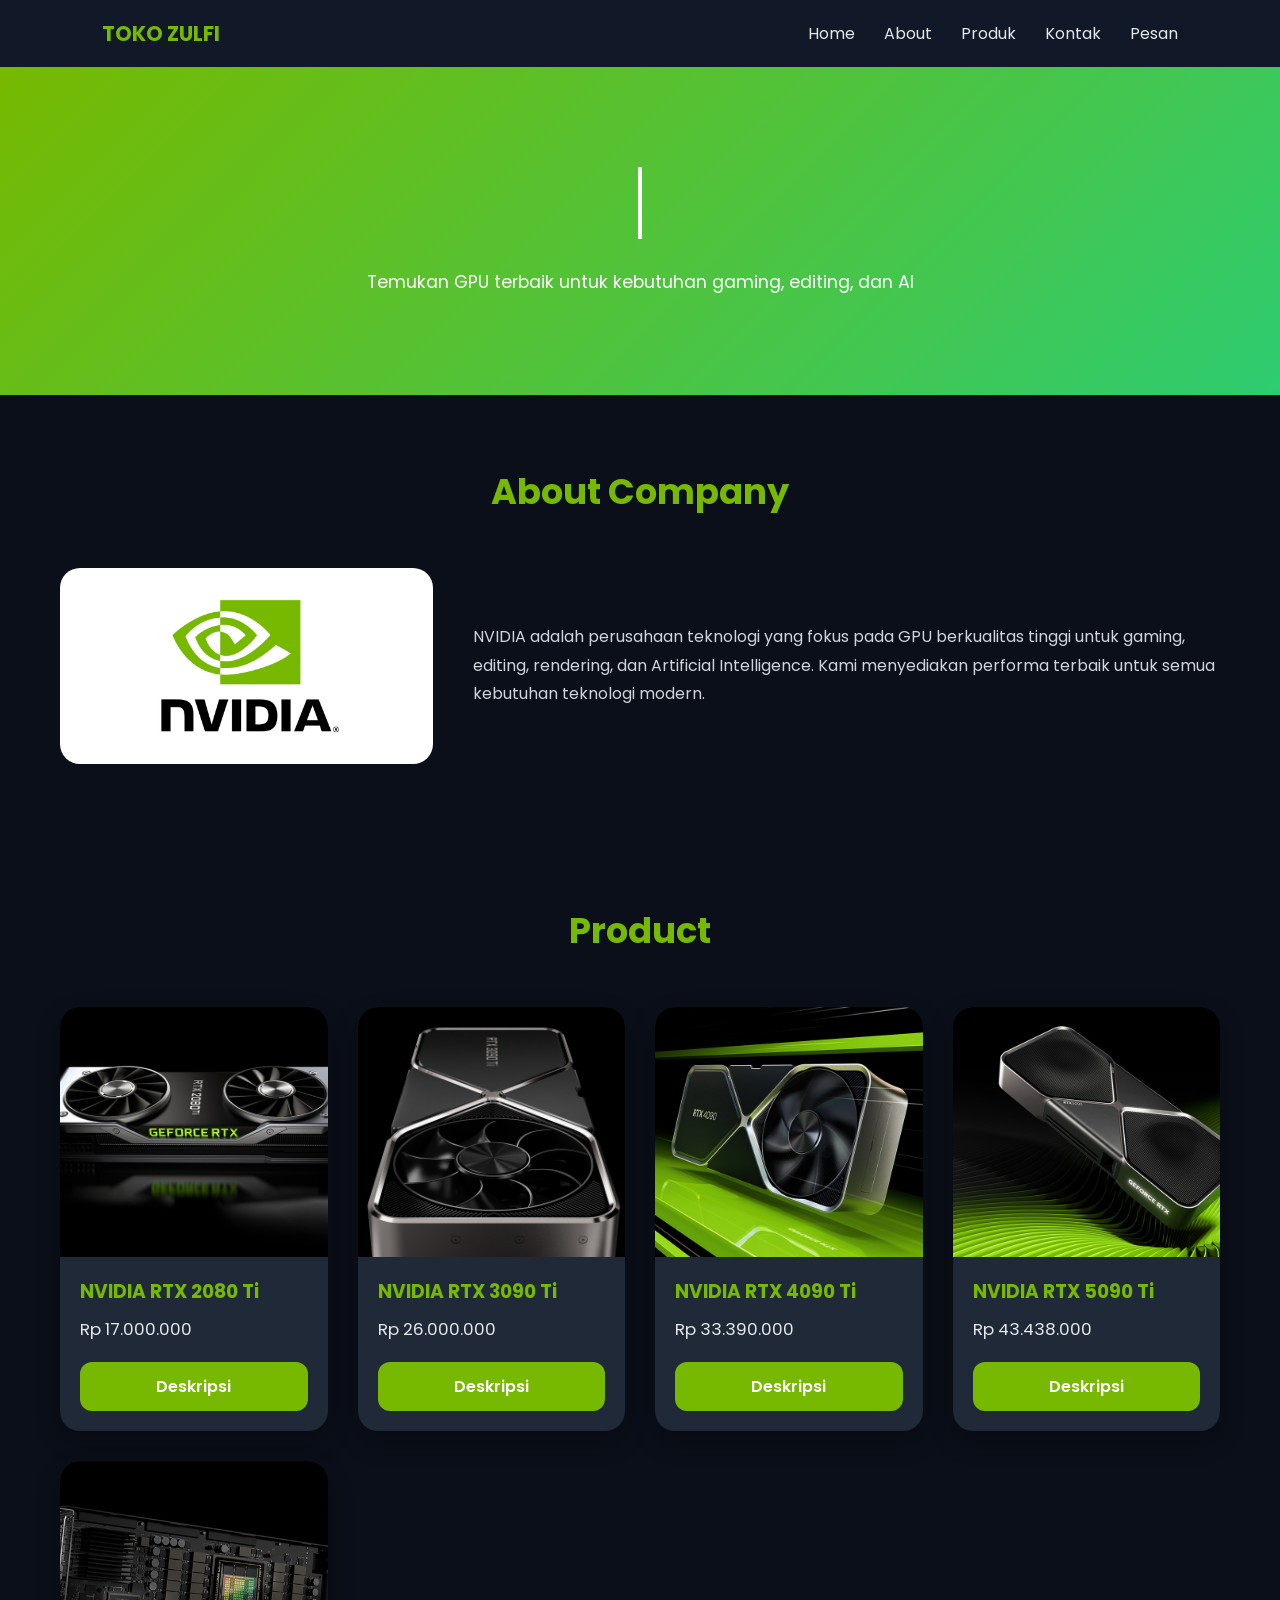
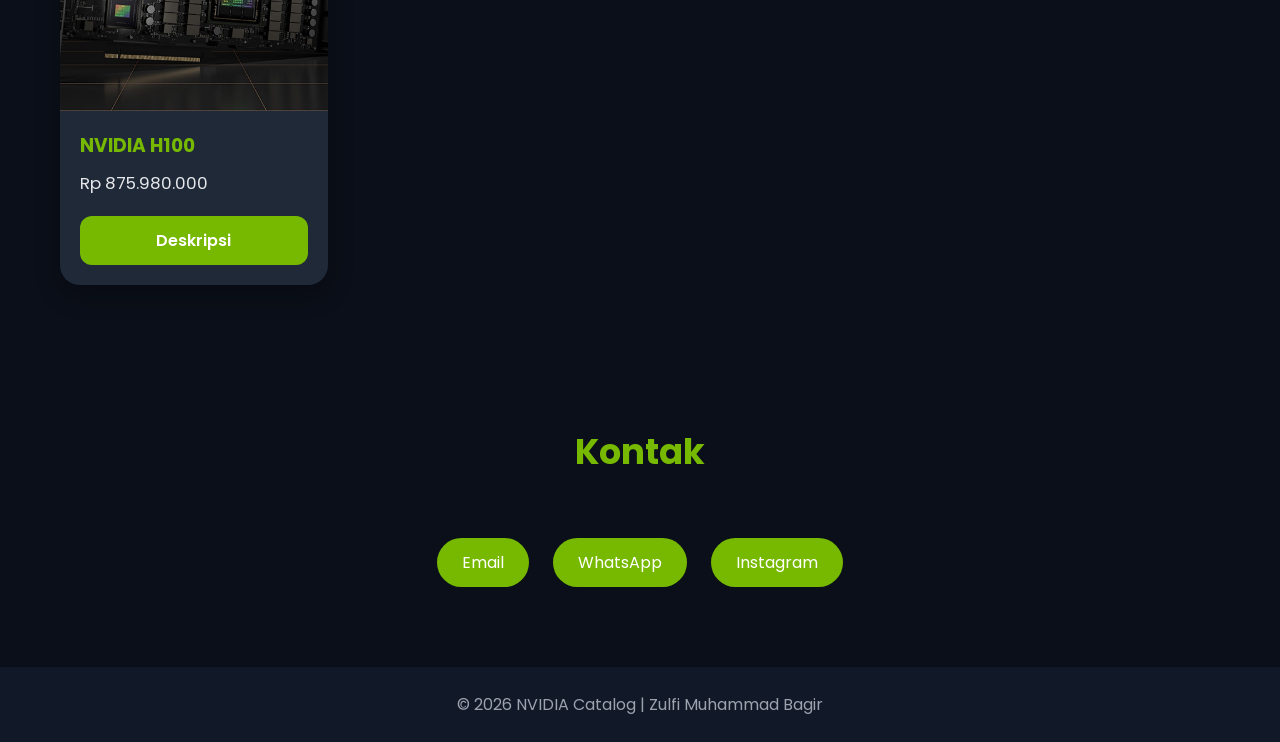
<file: index.html>
<!DOCTYPE html>
<html lang="id">
<head>
    <meta charset="UTF-8">
    <meta name="viewport" content="width=device-width, initial-scale=1.0">
    <title>NVIDIA | Katalog Produk</title>
    <link href="https://fonts.googleapis.com/css2?family=Poppins:wght@300;400;500;600;700&display=swap" rel="stylesheet">
    <link rel="stylesheet" href="style/style.css">
</head>
<body>

<!-- NAVBAR -->
<nav>
    <div class="logo">TOKO ZULFI</div>

    <div class="nav-links">
        <a href="#home">Home</a>
        <a href="#about">About</a>
        <a href="#products">Produk</a>
        <a href="#contact">Kontak</a>
        <a href="pesan.html">Pesan</a>
    </div>
</nav>

<!-- HEADER -->
<header id="home">
    <h1><span id="judul">NVIDIA GPU PRODUCT</span></h1>
    <p>Temukan GPU terbaik untuk kebutuhan gaming, editing, dan AI</p>
</header>

<!-- ABOUT -->
<section id="about">
    <h2>About Company</h2>

    <div class="about">
        <img src="../media/Logo.jpg" alt="Logo NVIDIA">

        <p>
            NVIDIA adalah perusahaan teknologi yang fokus pada GPU berkualitas tinggi
            untuk gaming, editing, rendering, dan Artificial Intelligence.
            Kami menyediakan performa terbaik untuk semua kebutuhan teknologi modern.
        </p>
    </div>
</section>

<!-- PRODUCT -->
<section id="products">
    <h2>Product</h2>

    <div class="product-grid">

        <div class="card">
            <img src="../media/2080 Ti.jpg" alt="RTX 2080 Ti">

            <div class="card-content">
                <h3>NVIDIA RTX 2080 Ti</h3>
                <p class="price">Rp 17.000.000</p>

                <a href="/deskripsi/rtx-2080-ti.html" class="buy-btn">
                    Deskripsi
                </a>
            </div>
        </div>

        <div class="card">
            <img src="../media/3090 Ti.jpg" alt="RTX 3090 Ti">

            <div class="card-content">
                <h3>NVIDIA RTX 3090 Ti</h3>
                <p class="price">Rp 26.000.000</p>

                <a href="/deskripsi/rtx-3090-ti.html" class="buy-btn">
                    Deskripsi
                </a>
            </div>
        </div>

        <div class="card">
            <img src="../media/4090 Ti.jpg" alt="RTX 4090 Ti">

            <div class="card-content">
                <h3>NVIDIA RTX 4090 Ti</h3>
                <p class="price">Rp 33.390.000</p>

                <a href="/deskripsi/rtx-4090-ti.html" class="buy-btn">
                    Deskripsi
                </a>
            </div>
        </div>

        <div class="card">
            <img src="../media/5090 Ti.jpg" alt="RTX 5090 Ti">

            <div class="card-content">
                <h3>NVIDIA RTX 5090 Ti</h3>
                <p class="price">Rp 43.438.000</p>

                <a href="/deskripsi/rtx-5090-ti.html" class="buy-btn">
                    Deskripsi
                </a>
            </div>
        </div>

        <div class="card">
            <img src="../media/H100.jpg" alt="NVIDIA H100">

            <div class="card-content">
                <h3>NVIDIA H100</h3>
                <p class="price">Rp 875.980.000</p>

                <a href="/deskripsi/h-100.html" class="buy-btn">
                    Deskripsi
                </a>
            </div>
        </div>

    </div>
</section>

<!-- CONTACT -->
<section id="contact">
    <h2>Kontak</h2>

    <div class="contact">
        <a href="#">Email</a>
        <a href="#">WhatsApp</a>
        <a href="#">Instagram</a>
    </div>
</section>

<!-- FOOTER -->
<footer>
    <p>© 2026 NVIDIA Catalog | Zulfi Muhammad Bagir</p>
</footer>

</body>
</html>
</file>
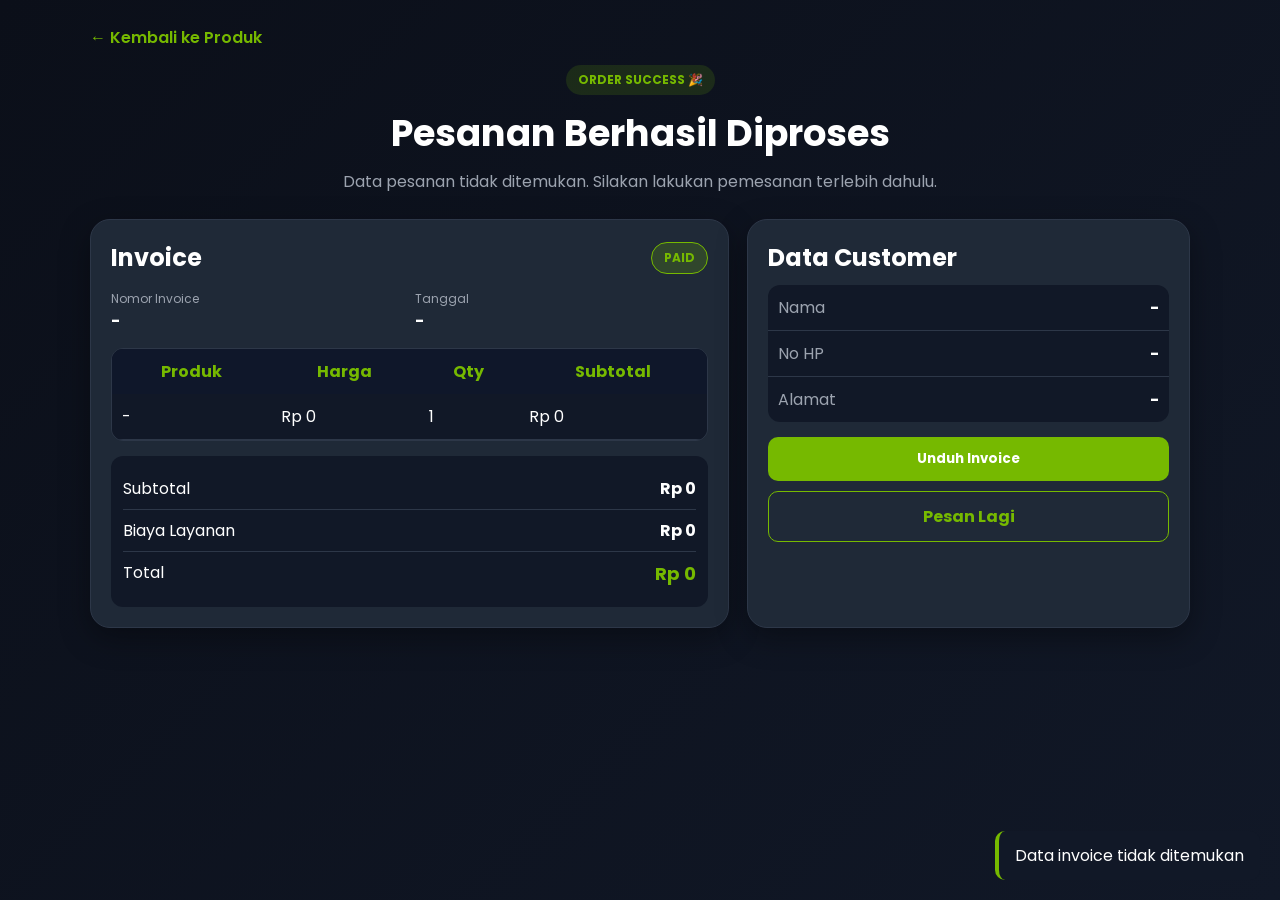
<file: invoice.html>
<!DOCTYPE html>
<html lang="id">
<head>
  <meta charset="UTF-8" />
  <meta name="viewport" content="width=device-width, initial-scale=1.0" />
  <title>Invoice | NVIDIA Store</title>
  <link href="https://fonts.googleapis.com/css2?family=Poppins:wght@300;400;500;600;700&display=swap" rel="stylesheet">
  <link rel="stylesheet" href="../style/invoice.css">
</head>

<body>

  <main class="container">

    <a href="/index.html" class="back">← Kembali ke Produk</a>

    <header class="hero">
      <p class="tag">ORDER SUCCESS 🎉</p>
      <h1>Pesanan Berhasil Diproses</h1>
      <p class="subtitle" id="thanksMessage">
        Terima kasih telah berbelanja di NVIDIA Store
      </p>
    </header>

    <section class="invoice-layout">

      <!-- INVOICE -->
      <article class="invoice-card">

        <div class="invoice-head">
          <h2>Invoice</h2>
          <span class="status">PAID</span>
        </div>

        <div class="meta-grid">
          <div>
            <p class="meta-label">Nomor Invoice</p>
            <strong id="invId">-</strong>
          </div>

          <div>
            <p class="meta-label">Tanggal</p>
            <strong id="invDate">-</strong>
          </div>
        </div>

        <div class="table-wrap">
          <table>
            <thead>
              <tr>
                <th>Produk</th>
                <th>Harga</th>
                <th>Qty</th>
                <th>Subtotal</th>
              </tr>
            </thead>

            <tbody>
              <tr>
                <td id="pName">-</td>
                <td id="pPrice">Rp 0</td>
                <td id="pQty">1</td>
                <td id="pSub">Rp 0</td>
              </tr>
            </tbody>
          </table>
        </div>

        <div class="totals">
          <div><span>Subtotal</span><strong id="tSub">Rp 0</strong></div>
          <div><span>Biaya Layanan</span><strong id="tFee">Rp 0</strong></div>
          <div class="grand"><span>Total</span><strong id="tGrand">Rp 0</strong></div>
        </div>

      </article>

      <!-- CUSTOMER -->
      <aside class="customer-card">

        <h2>Data Customer</h2>

        <div class="customer-list">
          <div><span>Nama</span><strong id="cNama">-</strong></div>
          <div><span>No HP</span><strong id="cHp">-</strong></div>
          <div><span>Alamat</span><strong id="cAlamat">-</strong></div>
        </div>

        <div class="actions">
          <button id="downloadBtn" class="btn btn-primary">Unduh Invoice</button>
          <a href="/pesan.html" class="btn btn-secondary">Pesan Lagi</a>
        </div>

      </aside>

    </section>

  </main>

  <div id="toast" class="toast"></div>

  <script src="script/Invoice.js" defer></script>

</body>
</html>
</file>
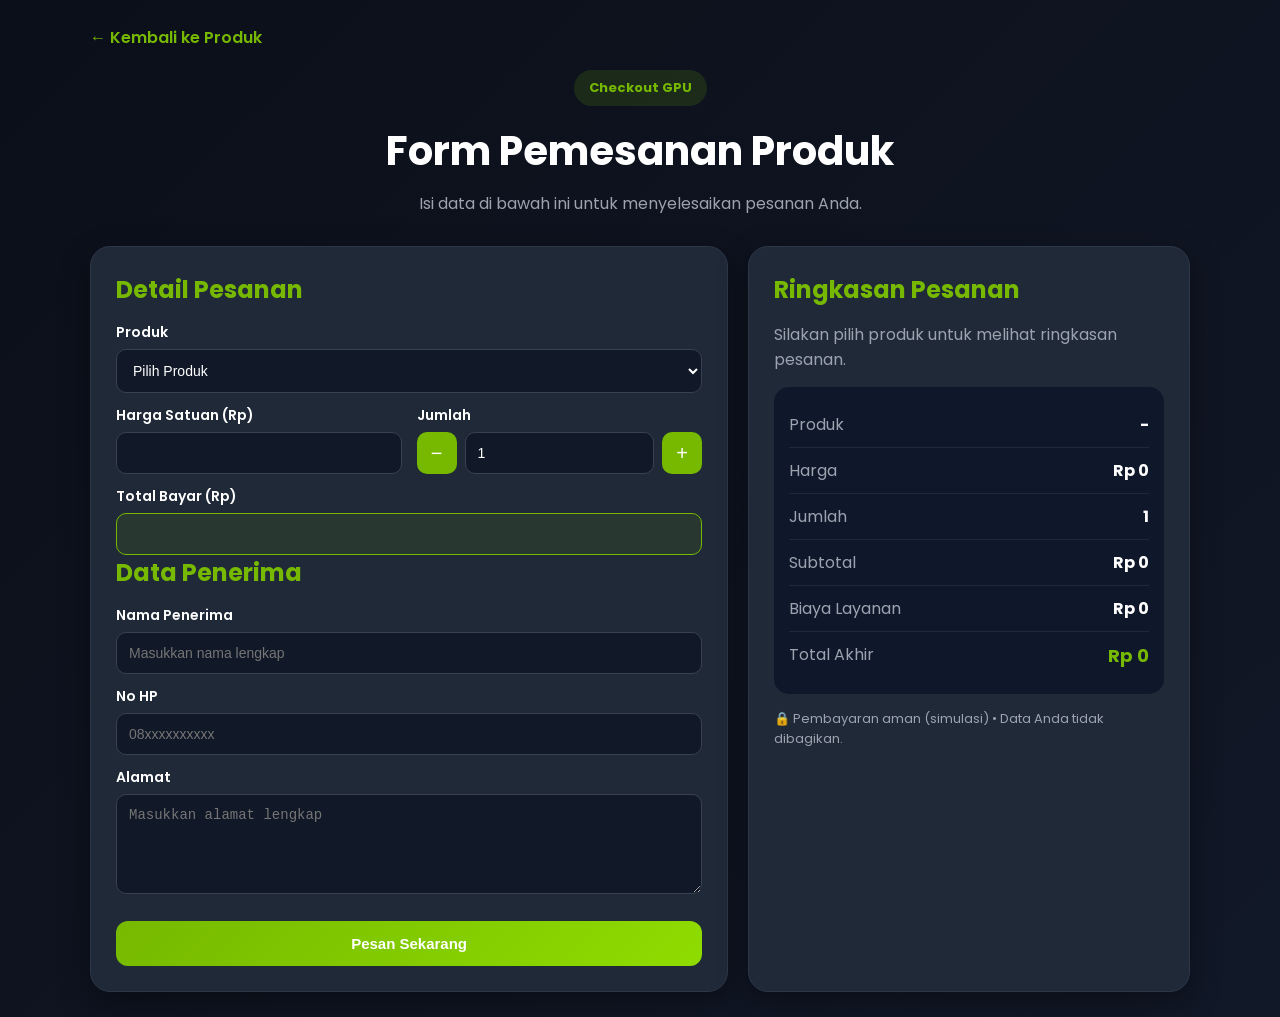
<file: pesan.html>
<!DOCTYPE html>
<html lang="id">
<head>
  <meta charset="UTF-8" />
  <meta name="viewport" content="width=device-width, initial-scale=1.0" />
  <title>Pesan Produk NVIDIA GPU</title>
  <link href="https://fonts.googleapis.com/css2?family=Poppins:wght@300;400;600;700&display=swap" rel="stylesheet">
  <link rel="stylesheet" href="style/pesan.css" />
</head>
<body>
  <main class="container">
    <a href="/index.html" class="back">← Kembali ke Produk</a>

    <header class="hero">
      <p class="tag">Checkout GPU</p>
      <h1>Form Pemesanan Produk</h1>
      <p class="subtitle">Isi data di bawah ini untuk menyelesaikan pesanan Anda.</p>
    </header>
    
    <section class="order-layout">
      <form id="orderForm" class="form-card" action="/invoice.html" method="get">
        <h2>Detail Pesanan</h2>

        <label for="produk">Produk</label>
        <select id="produk" name="produk" required>
          <option value="">Pilih Produk</option>
          <option value="17000000" data-name="NVDIA 2080 Ti">NVDIA 2080 Ti</option>
          <option value="26000000" data-name="NVDIA 3090 Ti">NVDIA 3090 Ti</option>
          <option value="33390000" data-name="NVDIA 4090 Ti">NVDIA 4090 Ti</option>
          <option value="43438000" data-name="NVDIA 5090 Ti">NVDIA 5090 Ti</option>
          <option value="875980000" data-name="NVDIA H100">NVDIA H100</option>
        </select>

        <div class="grid-2">
          <div>
            <label for="harga">Harga Satuan (Rp)</label>
            <input type="text" id="harga" readonly />
          </div>
          <div>
            <label for="jumlah">Jumlah</label>
            <div class="qty-wrap">
              <button type="button" id="qtyMinus" class="qty-btn" aria-label="Kurangi jumlah"> − </button>
              <input type="number" id="jumlah" value="1" min="1" required />
              <button type="button" id="qtyPlus" class="qty-btn" aria-label="Tambah jumlah"> + </button>
            </div>
          </div>
        </div>

        <label for="total">Total Bayar (Rp)</label>
        <input type="text" id="total" readonly class="total-input" />

        <h2 class="section-title">Data Penerima</h2>

        <label for="nama">Nama Penerima</label>
        <input id="nama" type="text" placeholder="Masukkan nama lengkap" required />

        <label for="nohp">No HP</label>
        <input id="nohp" type="text" placeholder="08xxxxxxxxxx" required />

        <label for="alamat">Alamat</label>
        <textarea id="alamat" placeholder="Masukkan alamat lengkap" required></textarea>

        <button type="submit" class="submit-btn">Pesan Sekarang</button>
      </form>

      <aside class="summary-card" id="summary">
        <h2>Ringkasan Pesanan</h2>
        <p id="summaryText" class="summary-text">Silakan pilih produk untuk melihat ringkasan pesanan.</p>

        <div class="summary-list">
          <div><span>Produk</span><strong id="sProduk">-</strong></div>
          <div><span>Harga</span><strong id="sHarga">Rp 0</strong></div>
          <div><span>Jumlah</span><strong id="sJumlah">1</strong></div>
          <div><span>Subtotal</span><strong id="sSubtotal">Rp 0</strong></div>
          <div><span>Biaya Layanan</span><strong id="sFee">Rp 12.000</strong></div>
          <div class="grand-total"><span>Total Akhir</span><strong id="sGrandTotal">Rp 12.000</strong></div>
        </div>

        <p class="secure-note">🔒 Pembayaran aman (simulasi) • Data Anda tidak dibagikan.</p>
      </aside>
    </section>
  </main>

  <div id="toast" class="toast" role="status" aria-live="polite"></div>

  <script src="../script/pesan.js" defer></script>
</body>
</html>
</file>
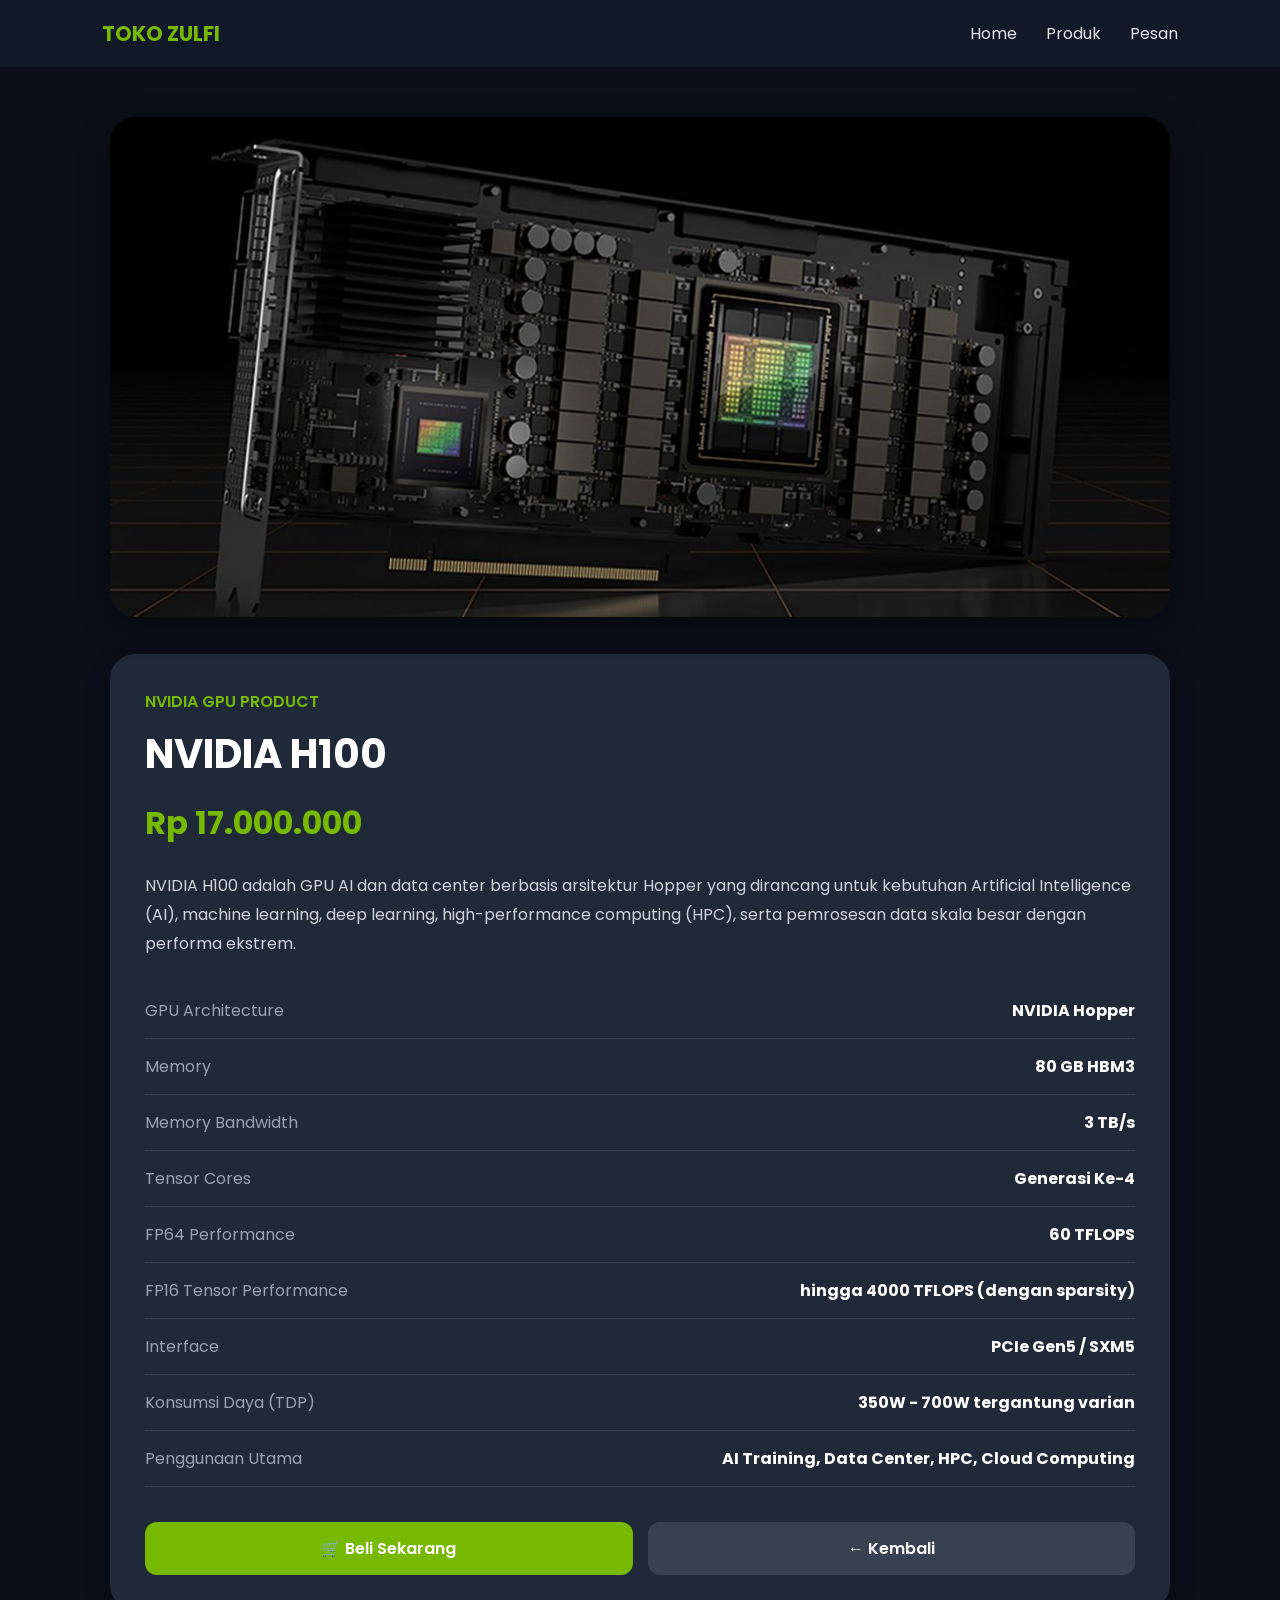
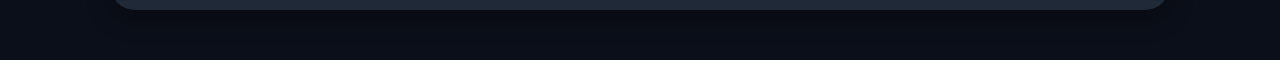
<file: deskripsi/h-100.html>
<!DOCTYPE html>
<html lang="id">
<head>
    <meta charset="UTF-8">
    <meta name="viewport" content="width=device-width, initial-scale=1.0">
    <title>NVIDIA H100 | Detail Produk</title>
    <!-- FONT -->
    <link href="https://fonts.googleapis.com/css2?family=Poppins:wght@300;400;500;600;700&display=swap" rel="stylesheet">
    <!-- CSS -->
    <link rel="stylesheet" href="../deskripsi/detail.css">
</head>
<body>

    <!-- NAVBAR -->
    <nav>
        <div class="logo">TOKO ZULFI</div>

        <div class="nav-links">
            <a href="/index.html">Home</a>
            <a href="/index.html">Produk</a>
            <a href="/pesan.html">Pesan</a>
        </div>
    </nav>

    <!-- DETAIL PRODUK -->
    <section class="detail-container">

        <!-- FOTO DI ATAS -->
        <div class="image-box">
            <img src="../media/H100.jpg" alt="NVIDIA H100 Ti">
        </div>

        <!-- DESKRIPSI -->
        <div class="detail-box">

            <p class="category">NVIDIA GPU PRODUCT</p>

            <h1>NVIDIA H100</h1>

            <h2 class="price">Rp 17.000.000</h2>

            <div class="info">
                <p>
                      NVIDIA H100 adalah GPU AI dan data center berbasis arsitektur Hopper
                     yang dirancang untuk kebutuhan Artificial Intelligence (AI),
                      machine learning, deep learning, high-performance computing (HPC),
                     serta pemrosesan data skala besar dengan performa ekstrem.
                </p>

            <div class="spec">
                <span>GPU Architecture</span>
                <strong>NVIDIA Hopper</strong>
            </div>

            <div class="spec">
                <span>Memory</span>
                <strong>80 GB HBM3</strong>
            </div>

            <div class="spec">
               <span>Memory Bandwidth</span>
               <strong>3 TB/s</strong>
            </div>

            <div class="spec">
                <span>Tensor Cores</span>
                <strong>Generasi Ke-4</strong>
            </div>

            <div class="spec">
              <span>FP64 Performance</span>
               <strong>60 TFLOPS</strong>
            </div>

            <div class="spec">
                <span>FP16 Tensor Performance</span>
                <strong>hingga 4000 TFLOPS (dengan sparsity)</strong>
            </div>

            <div class="spec">
                <span>Interface</span>
                <strong>PCIe Gen5 / SXM5</strong>
            </div>

            <div class="spec">
               <span>Konsumsi Daya (TDP)</span>
               <strong>350W - 700W tergantung varian</strong>
            </div>

            <div class="spec">
               <span>Penggunaan Utama</span>
               <strong>AI Training, Data Center, HPC, Cloud Computing</strong>
            </div>
            </div>

            <!-- BUTTON -->
            <div class="buttons">
                <a href="../pesan.html" class="buy-btn">
                    🛒 Beli Sekarang
                </a>

                <a href="../index.html#products" class="back-btn">
                    ← Kembali
                </a>
            </div>

        </div>

    </section>

</body>
</html>
</file>
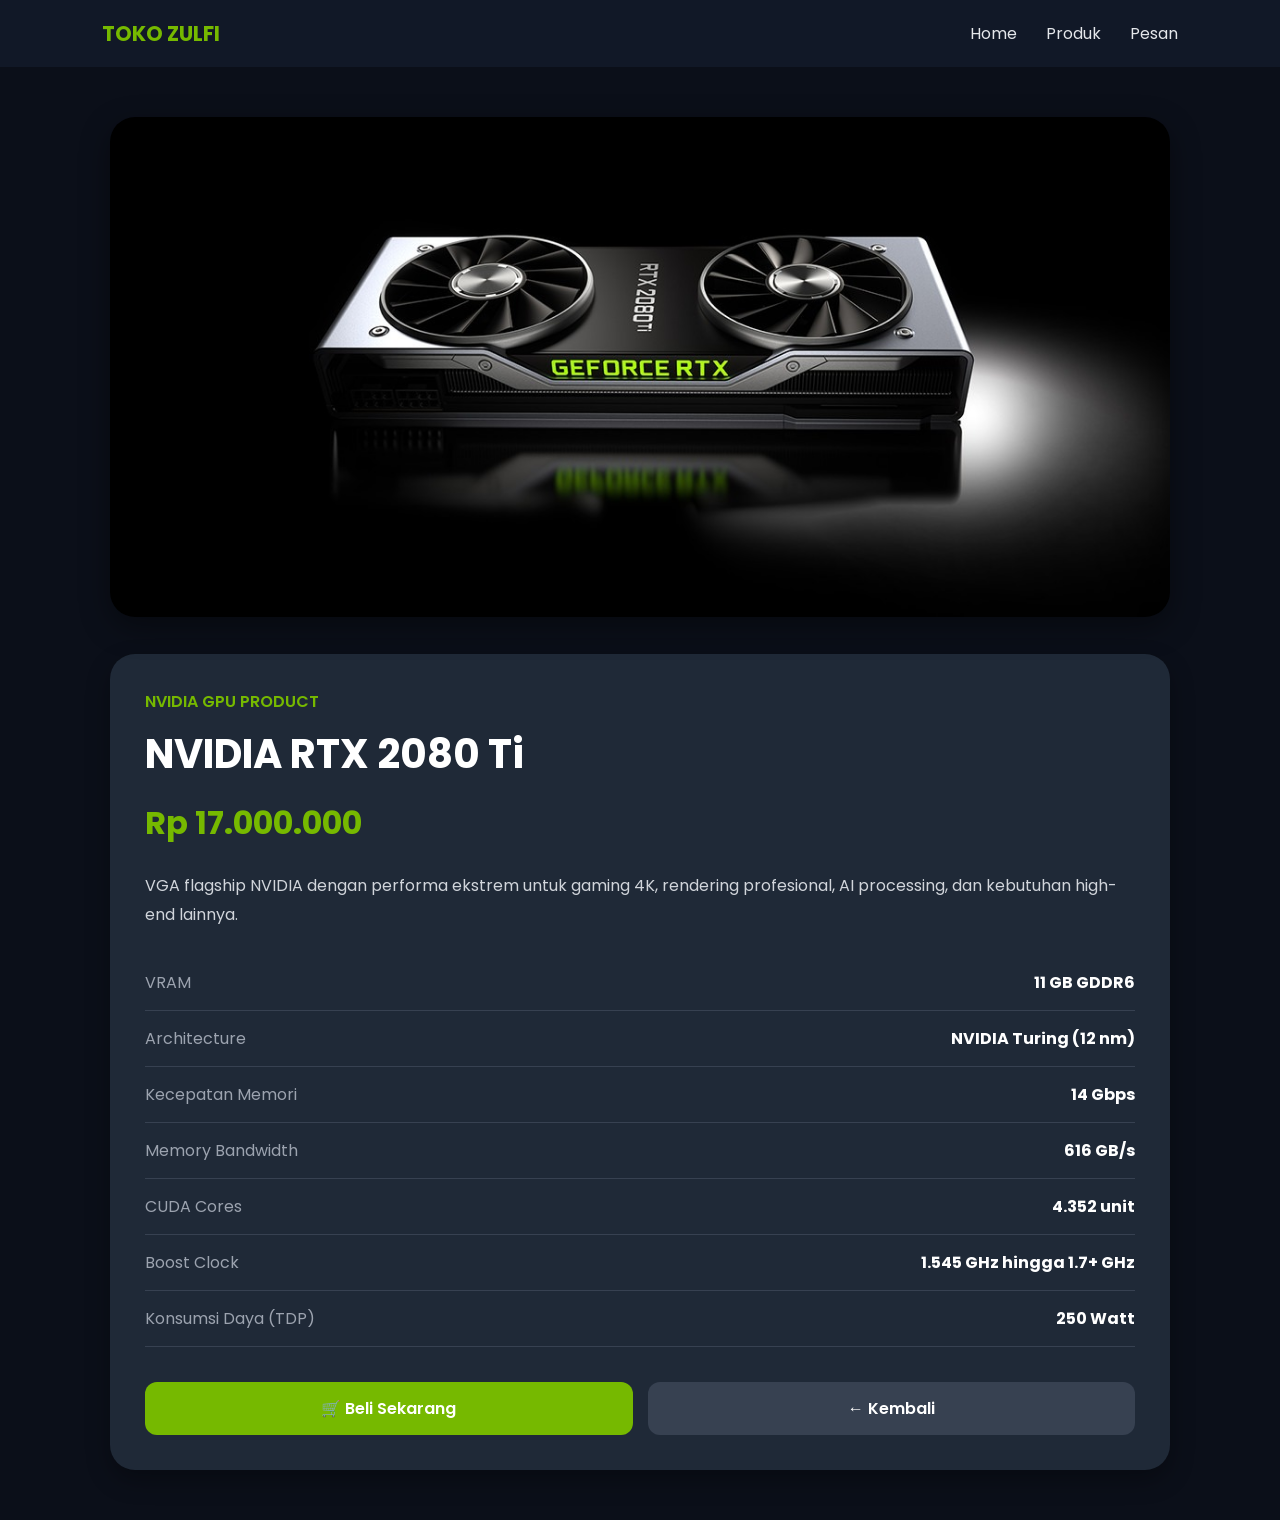
<file: deskripsi/rtx-2080-ti.html>
<!DOCTYPE html>
<html lang="id">
<head>
    <meta charset="UTF-8">
    <meta name="viewport" content="width=device-width, initial-scale=1.0">
    <title>NVIDIA RTX 2080 Ti | Detail Produk</title>
    <!-- FONT -->
    <link href="https://fonts.googleapis.com/css2?family=Poppins:wght@300;400;500;600;700&display=swap" rel="stylesheet">
    <!-- CSS -->
    <link rel="stylesheet" href="../deskripsi/detail.css">
</head>
<body>

    <!-- NAVBAR -->
    <nav>
        <div class="logo">TOKO ZULFI</div>

        <div class="nav-links">
            <a href="/index.html">Home</a>
            <a href="/index.html">Produk</a>
            <a href="/pesan.html">Pesan</a>
        </div>
    </nav>

    <!-- DETAIL PRODUK -->
    <section class="detail-container">

        <!-- FOTO DI ATAS -->
        <div class="image-box">
            <img src="../media/2080 Ti.jpg" alt="NVIDIA RTX 2080 Ti">
        </div>

        <!-- DESKRIPSI -->
        <div class="detail-box">

            <p class="category">NVIDIA GPU PRODUCT</p>

            <h1>NVIDIA RTX 2080 Ti</h1>

            <h2 class="price">Rp 17.000.000</h2>

            <div class="info">
                <p>
                    VGA flagship NVIDIA dengan performa ekstrem untuk gaming 4K,
                    rendering profesional, AI processing, dan kebutuhan high-end lainnya.
                </p>

                <div class="spec">
                    <span>VRAM</span>
                    <strong>11 GB GDDR6</strong>
                </div>

                <div class="spec">
                    <span>Architecture</span>
                    <strong>NVIDIA Turing (12 nm)</strong>
                </div>

                <div class="spec">
                    <span>Kecepatan Memori</span>
                    <strong>14 Gbps</strong>
                </div>

                 <div class="spec">
                    <span>Memory Bandwidth</span>
                    <strong>616 GB/s</strong>
                </div>

                 <div class="spec">
                    <span>CUDA Cores</span>
                    <strong>4.352 unit</strong>
                </div>

                 <div class="spec">
                    <span>Boost Clock</span>
                    <strong> 1.545 GHz hingga 1.7+ GHz</strong>
                </div>

                 <div class="spec">
                    <span>Konsumsi Daya (TDP)</span>
                    <strong>250 Watt</strong>
                </div>
            </div>

            <!-- BUTTON -->
            <div class="buttons">
                <a href="../pesan.html" class="buy-btn">
                    🛒 Beli Sekarang
                </a>

                <a href="../index.html#products" class="back-btn">
                    ← Kembali
                </a>
            </div>

        </div>

    </section>

</body>
</html>
</file>
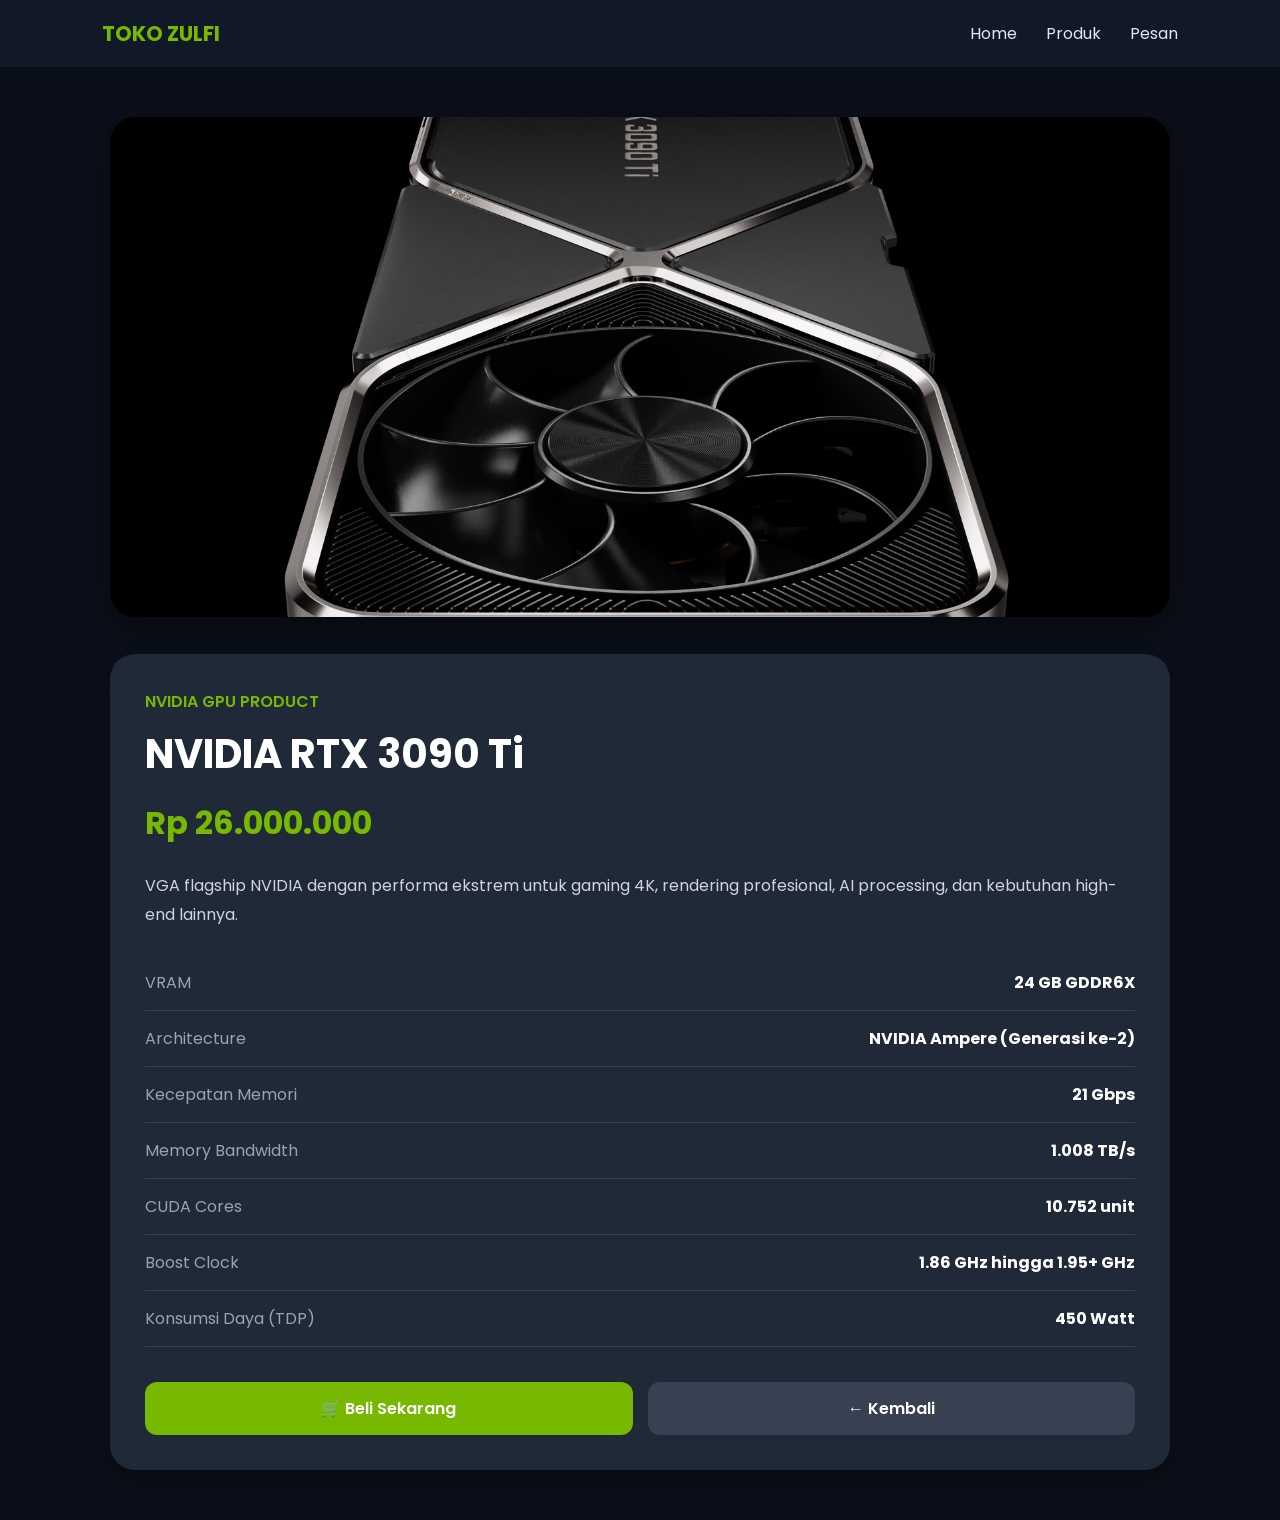
<file: deskripsi/rtx-3090-ti.html>
<!DOCTYPE html>
<html lang="id">
<head>
    <meta charset="UTF-8">
    <meta name="viewport" content="width=device-width, initial-scale=1.0">
    <title>NVIDIA RTX 3090 Ti | Detail Produk</title>

    <!-- FONT -->
    <link href="https://fonts.googleapis.com/css2?family=Poppins:wght@300;400;500;600;700&display=swap" rel="stylesheet">

    <!-- CSS -->
    <link rel="stylesheet" href="../deskripsi/detail.css">
</head>
<body>

    <!-- NAVBAR -->
    <nav>
        <div class="logo">TOKO ZULFI</div>

        <div class="nav-links">
            <a href="/index.html">Home</a>
            <a href="/index.html#products">Produk</a>
            <a href="/pesan.html">Pesan</a>
        </div>
    </nav>

    <!-- DETAIL PRODUK -->
    <section class="detail-container">

        <!-- FOTO DI ATAS -->
        <div class="image-box">
            <img src="../media/3090 Ti.jpg" alt="NVIDIA RTX 3090 Ti">
        </div>

        <!-- DESKRIPSI -->
        <div class="detail-box">

            <p class="category">NVIDIA GPU PRODUCT</p>

            <h1>NVIDIA RTX 3090 Ti</h1>

            <h2 class="price">Rp 26.000.000</h2>

            <div class="info">
                <p>
                    VGA flagship NVIDIA dengan performa ekstrem untuk gaming 4K,
                    rendering profesional, AI processing, dan kebutuhan high-end lainnya.
                </p>

                <div class="spec">
                    <span>VRAM</span>
                    <strong>24 GB GDDR6X</strong>
                </div>

                <div class="spec">
                    <span>Architecture</span>
                    <strong>NVIDIA Ampere (Generasi ke-2)</strong>
                </div>

                <div class="spec">
                    <span>Kecepatan Memori</span>
                    <strong>21 Gbps</strong>
                </div>

                 <div class="spec">
                    <span>Memory Bandwidth</span>
                    <strong>1.008 TB/s</strong>
                </div>

                 <div class="spec">
                    <span>CUDA Cores</span>
                    <strong>10.752 unit</strong>
                </div>

                 <div class="spec">
                    <span>Boost Clock</span>
                    <strong>1.86 GHz hingga 1.95+ GHz</strong>
                </div>

                 <div class="spec">
                    <span>Konsumsi Daya (TDP)</span>
                    <strong>450 Watt</strong>
                </div>
            </div>

            <!-- BUTTON -->
            <div class="buttons">
                <a href="../pesan.html" class="buy-btn">
                    🛒 Beli Sekarang
                </a>

                <a href="../index.html#products" class="back-btn">
                    ← Kembali
                </a>
            </div>

        </div>

    </section>

</body>
</html>
</file>
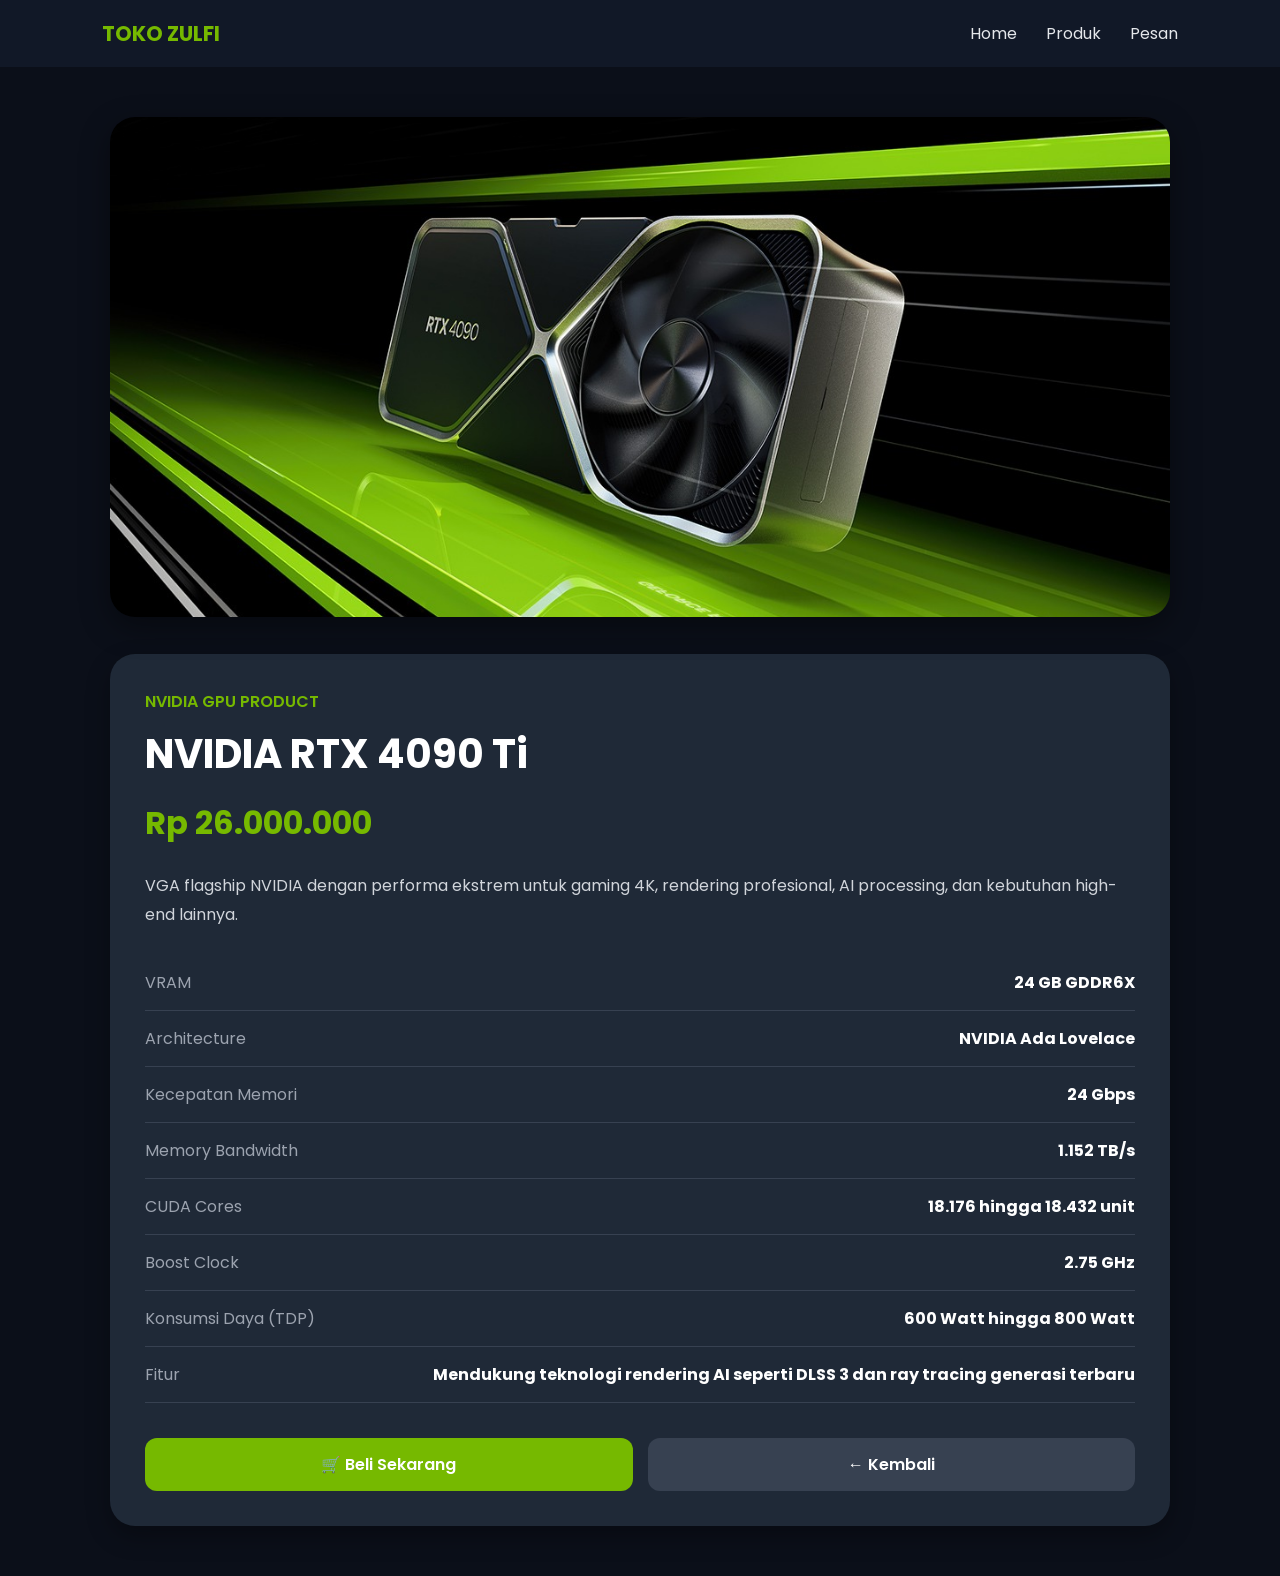
<file: deskripsi/rtx-4090-ti.html>
<!DOCTYPE html>
<html lang="id">
<head>
    <meta charset="UTF-8">
    <meta name="viewport" content="width=device-width, initial-scale=1.0">
    <title>NVIDIA RTX 4090 Ti | Detail Produk</title>

    <!-- FONT -->
    <link href="https://fonts.googleapis.com/css2?family=Poppins:wght@300;400;500;600;700&display=swap" rel="stylesheet">

    <!-- CSS -->
    <link rel="stylesheet" href="../deskripsi/detail.css">
</head>
<body>

    <!-- NAVBAR -->
    <nav>
        <div class="logo">TOKO ZULFI</div>

        <div class="nav-links">
            <a href="/index.html">Home</a>
            <a href="/index.html#products">Produk</a>
            <a href="/pesan.html">Pesan</a>
        </div>
    </nav>

    <!-- DETAIL PRODUK -->
    <section class="detail-container">

        <!-- FOTO DI ATAS -->
        <div class="image-box">
            <img src="../media/4090 Ti.jpg" alt="NVIDIA RTX 3090 Ti">
        </div>

        <!-- DESKRIPSI -->
        <div class="detail-box">

            <p class="category">NVIDIA GPU PRODUCT</p>

            <h1>NVIDIA RTX 4090 Ti</h1>

            <h2 class="price">Rp 26.000.000</h2>

            <div class="info">
                <p>
                    VGA flagship NVIDIA dengan performa ekstrem untuk gaming 4K,
                    rendering profesional, AI processing, dan kebutuhan high-end lainnya.
                </p>

                <div class="spec">
                    <span>VRAM</span>
                    <strong>24 GB GDDR6X</strong>
                </div>

                <div class="spec">
                    <span>Architecture</span>
                    <strong>NVIDIA Ada Lovelace</strong>
                </div>

                <div class="spec">
                    <span>Kecepatan Memori</span>
                    <strong>24 Gbps</strong>
                </div>

                 <div class="spec">
                    <span>Memory Bandwidth</span>
                    <strong>1.152 TB/s</strong>
                </div>

                 <div class="spec">
                    <span>CUDA Cores</span>
                    <strong>18.176 hingga 18.432 unit</strong>
                </div>

                 <div class="spec">
                    <span>Boost Clock</span>
                    <strong>2.75 GHz</strong>
                </div>

                 <div class="spec">
                    <span>Konsumsi Daya (TDP)</span>
                    <strong>600 Watt hingga 800 Watt</strong>
                </div>

                <div class="spec">
                    <span>Fitur</span>
                    <strong>Mendukung teknologi rendering AI seperti DLSS 3 dan ray tracing generasi terbaru</strong>
                </div>
            </div>

            <!-- BUTTON -->
            <div class="buttons">
                <a href="../pesan.html" class="buy-btn">
                    🛒 Beli Sekarang
                </a>

                <a href="../index.html#products" class="back-btn">
                    ← Kembali
                </a>
            </div>

        </div>

    </section>

</body>
</html>
</file>
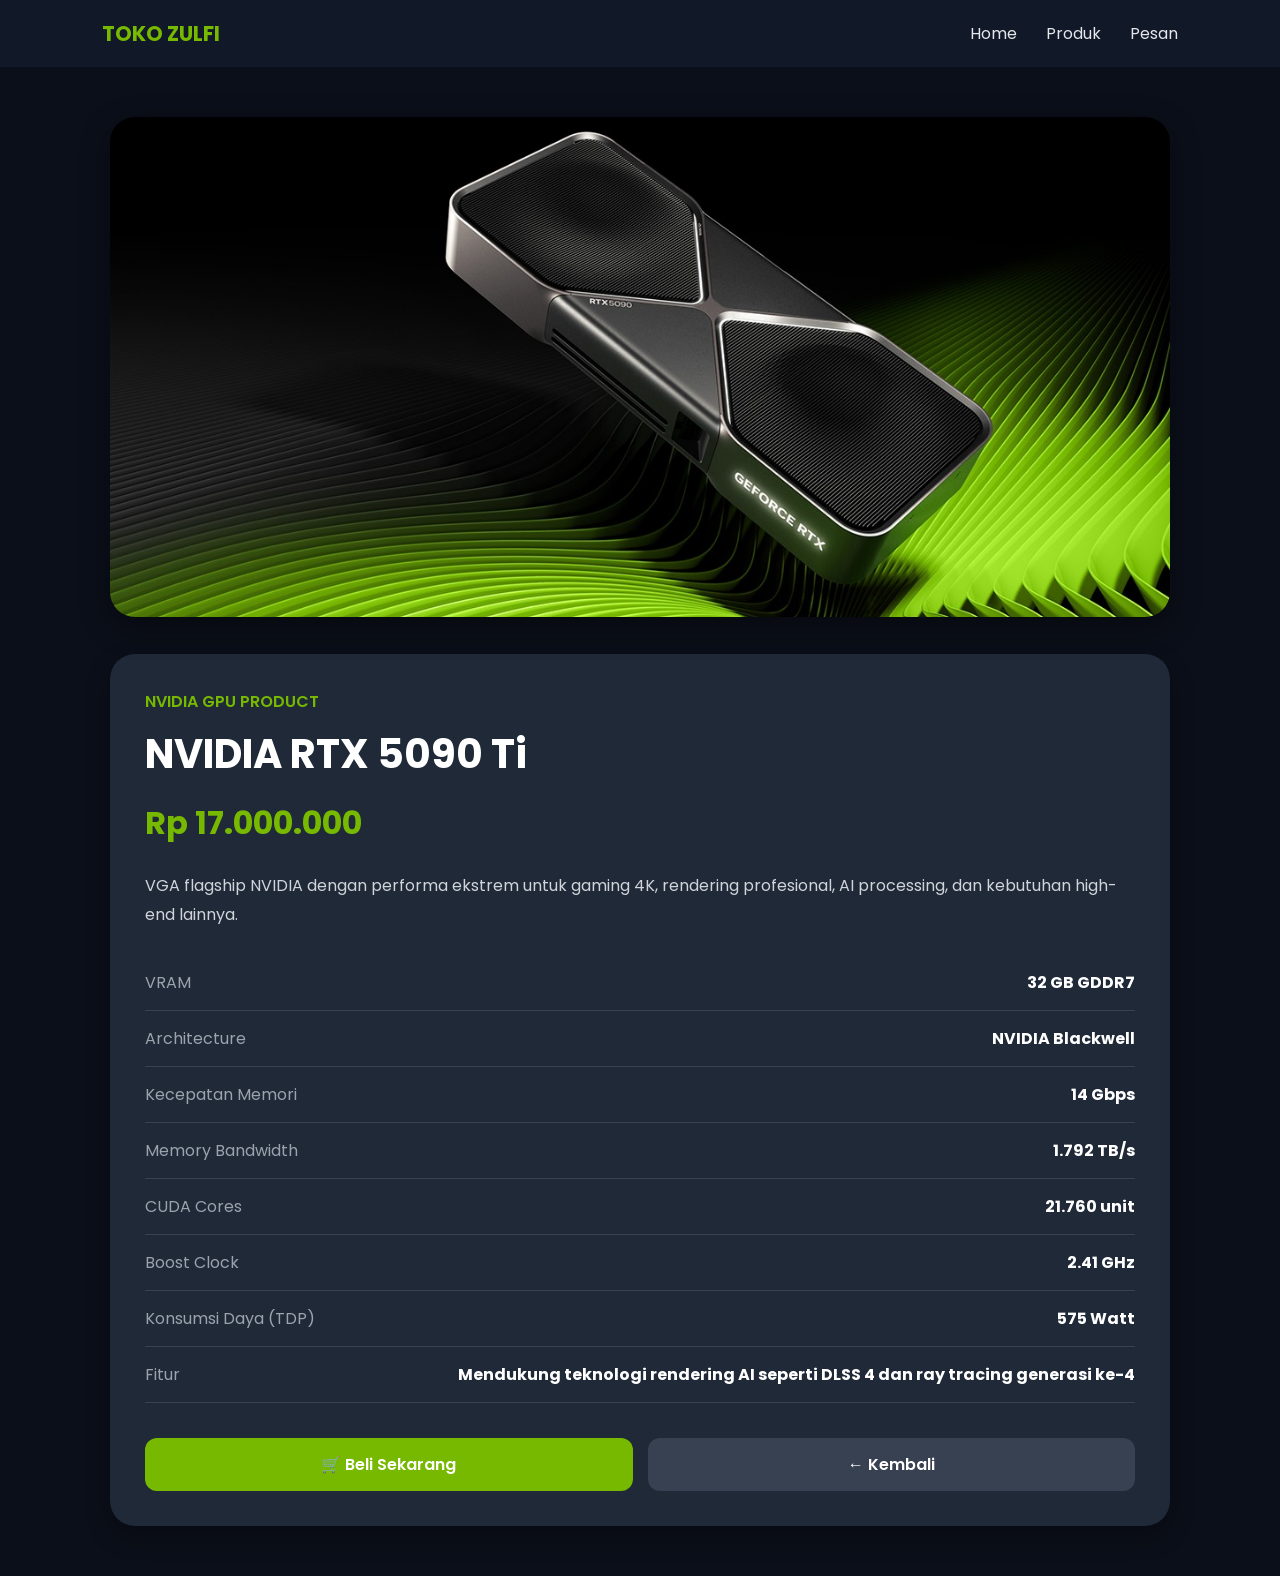
<file: deskripsi/rtx-5090-ti.html>
<!DOCTYPE html>
<html lang="id">
<head>
    <meta charset="UTF-8">
    <meta name="viewport" content="width=device-width, initial-scale=1.0">
    <title>NVIDIA RTX 5090 Ti | Detail Produk</title>
    <!-- FONT -->
    <link href="https://fonts.googleapis.com/css2?family=Poppins:wght@300;400;500;600;700&display=swap" rel="stylesheet">
    <!-- CSS -->
    <link rel="stylesheet" href="../deskripsi/detail.css">
</head>
<body>

    <!-- NAVBAR -->
    <nav>
        <div class="logo">TOKO ZULFI</div>

        <div class="nav-links">
            <a href="/index.html">Home</a>
            <a href="/index.html#products">Produk</a>
            <a href="/pesan.html">Pesan</a>
        </div>
    </nav>

    <!-- DETAIL PRODUK -->
    <section class="detail-container">

        <!-- FOTO DI ATAS -->
        <div class="image-box">
            <img src="../media/5090 Ti.jpg" alt="NVIDIA RTX 5090 Ti">
        </div>

        <!-- DESKRIPSI -->
        <div class="detail-box">

            <p class="category">NVIDIA GPU PRODUCT</p>

            <h1>NVIDIA RTX 5090 Ti</h1>

            <h2 class="price">Rp 17.000.000</h2>

            <div class="info">
                <p>
                    VGA flagship NVIDIA dengan performa ekstrem untuk gaming 4K,
                    rendering profesional, AI processing, dan kebutuhan high-end lainnya.
                </p>

                <div class="spec">
                    <span>VRAM</span>
                    <strong>32 GB GDDR7</strong>
                </div>

                <div class="spec">
                    <span>Architecture</span>
                    <strong>NVIDIA Blackwell</strong>
                </div>

                <div class="spec">
                    <span>Kecepatan Memori</span>
                    <strong>14 Gbps</strong>
                </div>

                 <div class="spec">
                    <span>Memory Bandwidth</span>
                    <strong>1.792 TB/s</strong>
                </div>

                 <div class="spec">
                    <span>CUDA Cores</span>
                    <strong>21.760 unit</strong>
                </div>

                 <div class="spec">
                    <span>Boost Clock</span>
                    <strong>2.41 GHz</strong>
                </div>

                 <div class="spec">
                    <span>Konsumsi Daya (TDP)</span>
                    <strong>575 Watt</strong>
                </div>

                 <div class="spec">
                    <span>Fitur</span>
                    <strong>Mendukung teknologi rendering AI seperti DLSS 4 dan ray tracing generasi ke-4</strong>
                </div>
            </div>

            <!-- BUTTON -->
            <div class="buttons">
                <a href="../pesan.html" class="buy-btn">
                    🛒 Beli Sekarang
                </a>

                <a href="../index.html#products" class="back-btn">
                    ← Kembali
                </a>
            </div>

        </div>

    </section>

</body>
</html>
</file>
<file: style/style.css>
*{
    margin:0;
    padding:0;
    box-sizing:border-box;
    font-family:'Poppins',sans-serif;
}

body{
    background:#0b0f19;
    color:#fff;
}

/* NAVBAR */
nav{
    background:#111827;
    padding:18px 8%;
    display:flex;
    justify-content:space-between;
    align-items:center;
    position:sticky;
    top:0;
    z-index:1000;
}

.logo{
    color:#76b900;
    font-size:1.3rem;
    font-weight:700;
}

.nav-links a{
    color:#e5e7eb;
    margin-left:25px;
    text-decoration:none;
    transition:0.3s;
}

.nav-links a:hover{
    color:#76b900;
}

/* HEADER */
header{
    background:linear-gradient(135deg,#76b900,#2ecc71);
    text-align:center;
    padding:100px 20px;
}

header h1{
    font-size:3rem;
    margin-bottom:10px;
}

/* ANIMASI KETIK */
#judul{
    display:inline-block;
    overflow:hidden;
    white-space:nowrap;

    border-right:4px solid white;

    width:0;

    animation:
    mengetik 4s steps(22,end) infinite alternate,
    kedip .7s infinite;
}

/* EFEK MENGETIK */
@keyframes mengetik{
    from{
        width:0;
    }

    to{
        width:18ch;
    }
}

/* CURSOR BERKEDIP */
@keyframes kedip{
    50%{
        border-color:transparent;
    }
}

header p{
    font-size:1.1rem;
}

/* SECTION */
section{
    max-width:1200px;
    margin:auto;
    padding:70px 20px;
}

h2{
    text-align:center;
    color:#76b900;
    margin-bottom:50px;
    font-size:2.2rem;
}

/* ABOUT */
.about{
    display:grid;
    grid-template-columns:1fr 2fr;
    gap:40px;
    align-items:center;
}

.about img{
    width:100%;
    border-radius:20px;
    object-fit:cover;
}

.about p{
    line-height:1.8;
    color:#d1d5db;
}

/* PRODUCT */
.product-grid{
    display:grid;
    grid-template-columns:repeat(auto-fit,minmax(260px,1fr));
    gap:30px;
}

.card{
    background:#1f2937;
    border-radius:20px;
    overflow:hidden;
    transition:0.4s;
    box-shadow:0 10px 25px rgba(0,0,0,0.3);

    display:flex;
    flex-direction:column;
}

.card:hover{
    transform:translateY(-10px);
}

.card img{
    width:100%;
    height:250px;
    object-fit:cover;
}

.card-content{
    padding:20px;

    display:flex;
    flex-direction:column;
    flex:1;
}

.card h3{
    color:#76b900;
    margin-bottom:10px;
}

.price{
    margin-bottom:20px;
    color:#e5e7eb;
    font-size:1.05rem;
}

/* BUTTON */
.buy-btn{
    margin-top:auto;
    display:block;
    text-align:center;
    width:100%;
    padding:12px;
    background:#76b900;
    color:white;
    text-decoration:none;
    border-radius:12px;
    transition:0.3s;
    font-weight:600;
}

.buy-btn:hover{
    background:#5f9400;
    transform:scale(1.03);
}

/* CONTACT */
.contact{
    text-align:center;
}

.contact a{
    display:inline-block;
    margin:10px;
    padding:12px 25px;
    background:#76b900;
    color:white;
    border-radius:30px;
    text-decoration:none;
    transition:0.3s;
}

.contact a:hover{
    background:#5f9400;
}

/* FOOTER */
footer{
    background:#111827;
    text-align:center;
    padding:25px;
    color:#9ca3af;
}

/* RESPONSIVE */
@media(max-width:768px){

    nav{
        flex-direction:column;
        gap:15px;
    }

    .nav-links{
        text-align:center;
    }

    .nav-links a{
        margin:0 10px;
    }

    header h1{
        font-size:2.2rem;
    }

    .about{
        grid-template-columns:1fr;
        text-align:center;
    }

}
</file>
<file: style/invoice.css>
:root{
  --green:#76b900;
  --green-dark:#5f9400;

  --bg:#0b0f19;
  --card:#1f2937;
  --card2:#111827;

  --text:#ffffff;
  --muted:#9ca3af;
  --line:#374151;
}

*{
  box-sizing:border-box;
  margin:0;
  padding:0;
  font-family:'Poppins',sans-serif;
}

body{
  background:linear-gradient(135deg,#0b0f19,#111827);
  color:var(--text);
  min-height:100vh;
}

/* CONTAINER */
.container{
  width:min(1100px,92%);
  margin:auto;
  padding:25px 0;
}

/* BACK */
.back{
  color:var(--green);
  text-decoration:none;
  font-weight:600;
  display:inline-block;
  margin-bottom:15px;
}

/* HERO */
.hero{
  text-align:center;
  margin-bottom:25px;
}

.tag{
  display:inline-block;
  padding:6px 12px;
  background:rgba(118,185,0,0.15);
  color:var(--green);
  border-radius:999px;
  font-weight:700;
  font-size:12px;
}

.hero h1{
  margin-top:10px;
  font-size:2.3rem;
}

.subtitle{
  color:var(--muted);
  margin-top:8px;
}

/* LAYOUT */
.invoice-layout{
  display:grid;
  grid-template-columns:1.3fr 0.9fr;
  gap:18px;
}

/* CARD */
.invoice-card,
.customer-card{
  background:var(--card);
  border:1px solid #2d3748;
  border-radius:20px;
  padding:20px;
  box-shadow:0 10px 30px rgba(0,0,0,0.35);
}

/* HEADER */
.invoice-head{
  display:flex;
  justify-content:space-between;
  align-items:center;
}

.status{
  background:rgba(118,185,0,0.2);
  color:var(--green);
  padding:6px 12px;
  border-radius:999px;
  font-size:12px;
  font-weight:700;
  border:1px solid var(--green);
}

/* META */
.meta-grid{
  display:grid;
  grid-template-columns:1fr 1fr;
  gap:10px;
  margin:15px 0;
}

.meta-label{
  font-size:12px;
  color:var(--muted);
}

/* TABLE */
.table-wrap{
  border-radius:12px;
  overflow:hidden;
  border:1px solid #2d3748;
}

table{
  width:100%;
  border-collapse:collapse;
  background:var(--card2);
}

th{
  background:#0f172a;
  color:var(--green);
  padding:10px;
}

td{
  padding:10px;
  border-bottom:1px solid #2d3748;
}

/* TOTAL */
.totals{
  margin-top:15px;
  background:var(--card2);
  padding:12px;
  border-radius:12px;
}

.totals > div{
  display:flex;
  justify-content:space-between;
  padding:8px 0;
  border-bottom:1px solid #2d3748;
}

.totals > div:last-child{
  border-bottom:none;
}

.grand strong{
  color:var(--green);
  font-size:18px;
}

/* CUSTOMER */
.customer-list{
  margin-top:10px;
  background:var(--card2);
  border-radius:12px;
  overflow:hidden;
}

.customer-list > div{
  display:flex;
  justify-content:space-between;
  padding:10px;
  border-bottom:1px solid #2d3748;
}

.customer-list > div:last-child{
  border-bottom:none;
}

.customer-list span{
  color:var(--muted);
}

/* BUTTON */
.actions{
  margin-top:15px;
  display:grid;
  gap:10px;
}

.btn{
  padding:12px;
  border:none;
  border-radius:10px;
  font-weight:700;
  cursor:pointer;
  text-align:center;
  text-decoration:none;
}

.btn-primary{
  background:var(--green);
  color:white;
}

.btn-primary:hover{
  background:var(--green-dark);
}

.btn-secondary{
  background:transparent;
  border:1px solid var(--green);
  color:var(--green);
}

/* TOAST */
.toast{
  position:fixed;
  right:20px;
  bottom:20px;
  background:#111827;
  border-left:4px solid var(--green);
  padding:12px 16px;
  border-radius:10px;
  opacity:0;
  transform:translateY(20px);
  transition:0.3s;
}

.toast.show{
  opacity:1;
  transform:translateY(0);
}

/* RESPONSIVE */
@media(max-width:900px){
  .invoice-layout{
    grid-template-columns:1fr;
  }
}
</file>
<file: style/pesan.css>
:root{
  --nvidia:#76b900;
  --nvidia-dark:#5d9400;

  --bg:#0b0f19;
  --card:#1f2937;
  --card2:#111827;

  --text:#ffffff;
  --muted:#9ca3af;
  --line:#374151;
}

*{
  box-sizing:border-box;
  margin:0;
  padding:0;
}

body{
  font-family:'Poppins',sans-serif;
  background:linear-gradient(135deg,#0b0f19,#111827);
  color:var(--text);
  min-height:100vh;
}

.container{
  width:min(1100px,92%);
  margin:auto;
  padding:25px 0;
}

/* BACK BUTTON */
.back{
  display:inline-block;
  margin-bottom:20px;
  color:var(--nvidia);
  text-decoration:none;
  font-weight:600;
  transition:0.3s;
}

.back:hover{
  color:#fff;
}

/* HERO */
.hero{
  text-align:center;
  margin-bottom:30px;
}

.tag{
  display:inline-block;
  background:rgba(118,185,0,0.15);
  color:var(--nvidia);
  padding:8px 15px;
  border-radius:30px;
  font-size:13px;
  font-weight:700;
  margin-bottom:15px;
}

.hero h1{
  font-size:2.5rem;
  margin-bottom:10px;
}

.subtitle{
  color:var(--muted);
}

/* LAYOUT */
.order-layout{
  display:grid;
  grid-template-columns:1.3fr 0.9fr;
  gap:20px;
}

/* CARD */
.form-card,
.summary-card{
  background:var(--card);
  border:1px solid #2d3748;
  border-radius:20px;
  padding:25px;
  box-shadow:0 10px 30px rgba(0,0,0,0.35);
}

/* TITLE */
h2{
  margin-bottom:15px;
  color:var(--nvidia);
}

/* FORM */
label{
  display:block;
  margin:12px 0 6px;
  font-size:14px;
  font-weight:600;
}

input,
select,
textarea{
  width:100%;
  padding:12px;
  border:none;
  border-radius:10px;
  background:var(--card2);
  color:white;
  border:1px solid var(--line);
  font-size:14px;
}

input:focus,
select:focus,
textarea:focus{
  outline:none;
  border-color:var(--nvidia);
  box-shadow:0 0 10px rgba(118,185,0,0.4);
}

textarea{
  resize:vertical;
  min-height:100px;
}

/* GRID */
.grid-2{
  display:grid;
  grid-template-columns:1fr 1fr;
  gap:15px;
}

/* QTY */
.qty-wrap{
  display:grid;
  grid-template-columns:40px 1fr 40px;
  gap:8px;
}

.qty-btn{
  border:none;
  border-radius:10px;
  background:var(--nvidia);
  color:white;
  font-size:20px;
  cursor:pointer;
  transition:0.3s;
}

.qty-btn:hover{
  background:var(--nvidia-dark);
}

.total-input{
  background:rgba(118,185,0,0.1);
  border:1px solid var(--nvidia);
  color:var(--nvidia);
  font-weight:700;
}

/* BUTTON */
.submit-btn{
  width:100%;
  margin-top:20px;
  padding:14px;
  border:none;
  border-radius:12px;
  background:linear-gradient(135deg,var(--nvidia),#8fdc00);
  color:white;
  font-size:15px;
  font-weight:700;
  cursor:pointer;
  transition:0.3s;
}

.submit-btn:hover{
  transform:translateY(-3px);
  box-shadow:0 10px 20px rgba(118,185,0,0.35);
}

/* SUMMARY */
.summary-text{
  color:var(--muted);
  margin-bottom:15px;
}

.summary-list{
  background:#0f172a;
  border-radius:15px;
  padding:15px;
}

.summary-list > div{
  display:flex;
  justify-content:space-between;
  padding:10px 0;
  border-bottom:1px solid #1e293b;
}

.summary-list > div:last-child{
  border-bottom:none;
}

.summary-list span{
  color:var(--muted);
}

.grand-total strong{
  color:var(--nvidia);
  font-size:18px;
}

/* NOTE */
.secure-note{
  margin-top:15px;
  font-size:13px;
  color:var(--muted);
}

/* TOAST */
.toast{
  position:fixed;
  right:20px;
  bottom:20px;
  background:#111827;
  color:white;
  padding:12px 18px;
  border-left:4px solid var(--nvidia);
  border-radius:10px;
  opacity:0;
  transform:translateY(20px);
  transition:0.3s;
}

.toast.show{
  opacity:1;
  transform:translateY(0);
}

/* RESPONSIVE */
@media(max-width:860px){

  .order-layout{
    grid-template-columns:1fr;
  }

}

@media(max-width:520px){

  .grid-2{
    grid-template-columns:1fr;
  }

  .hero h1{
    font-size:2rem;
  }

}
</file>
<file: deskripsi/detail.css>
*{
    margin:0;
    padding:0;
    box-sizing:border-box;
    font-family:'Poppins',sans-serif;
}

body{
    background:#0b0f19;
    color:white;
}

/* NAVBAR */
nav{
    background:#111827;
    padding:18px 8%;
    display:flex;
    justify-content:space-between;
    align-items:center;
    position:sticky;
    top:0;
    z-index:1000;
}

.logo{
    color:#76b900;
    font-size:1.3rem;
    font-weight:700;
}

.nav-links a{
    color:#e5e7eb;
    margin-left:25px;
    text-decoration:none;
    transition:0.3s;
}

.nav-links a:hover{
    color:#76b900;
}

/* CONTAINER */
.detail-container{
    max-width:1100px;
    margin:auto;
    padding:50px 20px;
}

/* IMAGE */
.image-box{
    width:100%;
    margin-bottom:30px;
}

.image-box img{
    width:100%;
    height:500px;
    object-fit:cover;

    border-radius:25px;

    box-shadow:0 10px 30px rgba(0,0,0,0.4);
}

/* DETAIL */
.detail-box{
    background:#1f2937;
    padding:35px;
    border-radius:25px;

    box-shadow:0 10px 25px rgba(0,0,0,0.3);
}

.category{
    color:#76b900;
    font-weight:600;
    margin-bottom:10px;
}

.detail-box h1{
    font-size:2.5rem;
    margin-bottom:15px;
}

.price{
    color:#76b900;
    margin-bottom:25px;
    font-size:2rem;
}

.info p{
    line-height:1.8;
    color:#d1d5db;
    margin-bottom:25px;
}

/* SPEC */
.spec{
    display:flex;
    justify-content:space-between;

    padding:15px 0;

    border-bottom:1px solid #374151;
}

.spec span{
    color:#9ca3af;
}

.spec strong{
    color:white;
}

/* BUTTON */
.buttons{
    display:flex;
    gap:15px;
    margin-top:35px;
}

.buy-btn,
.back-btn{
    flex:1;

    text-align:center;

    padding:14px;

    border-radius:12px;

    text-decoration:none;

    font-weight:600;

    transition:0.3s;
}

.buy-btn{
    background:#76b900;
    color:white;
}

.buy-btn:hover{
    background:#5f9400;
    transform:translateY(-3px);
}

.back-btn{
    background:#374151;
    color:white;
}

.back-btn:hover{
    background:#4b5563;
}

/* RESPONSIVE */
@media(max-width:768px){

    .detail-box h1{
        font-size:2rem;
    }

    .image-box img{
        height:300px;
    }

    .buttons{
        flex-direction:column;
    }

}
</file>
